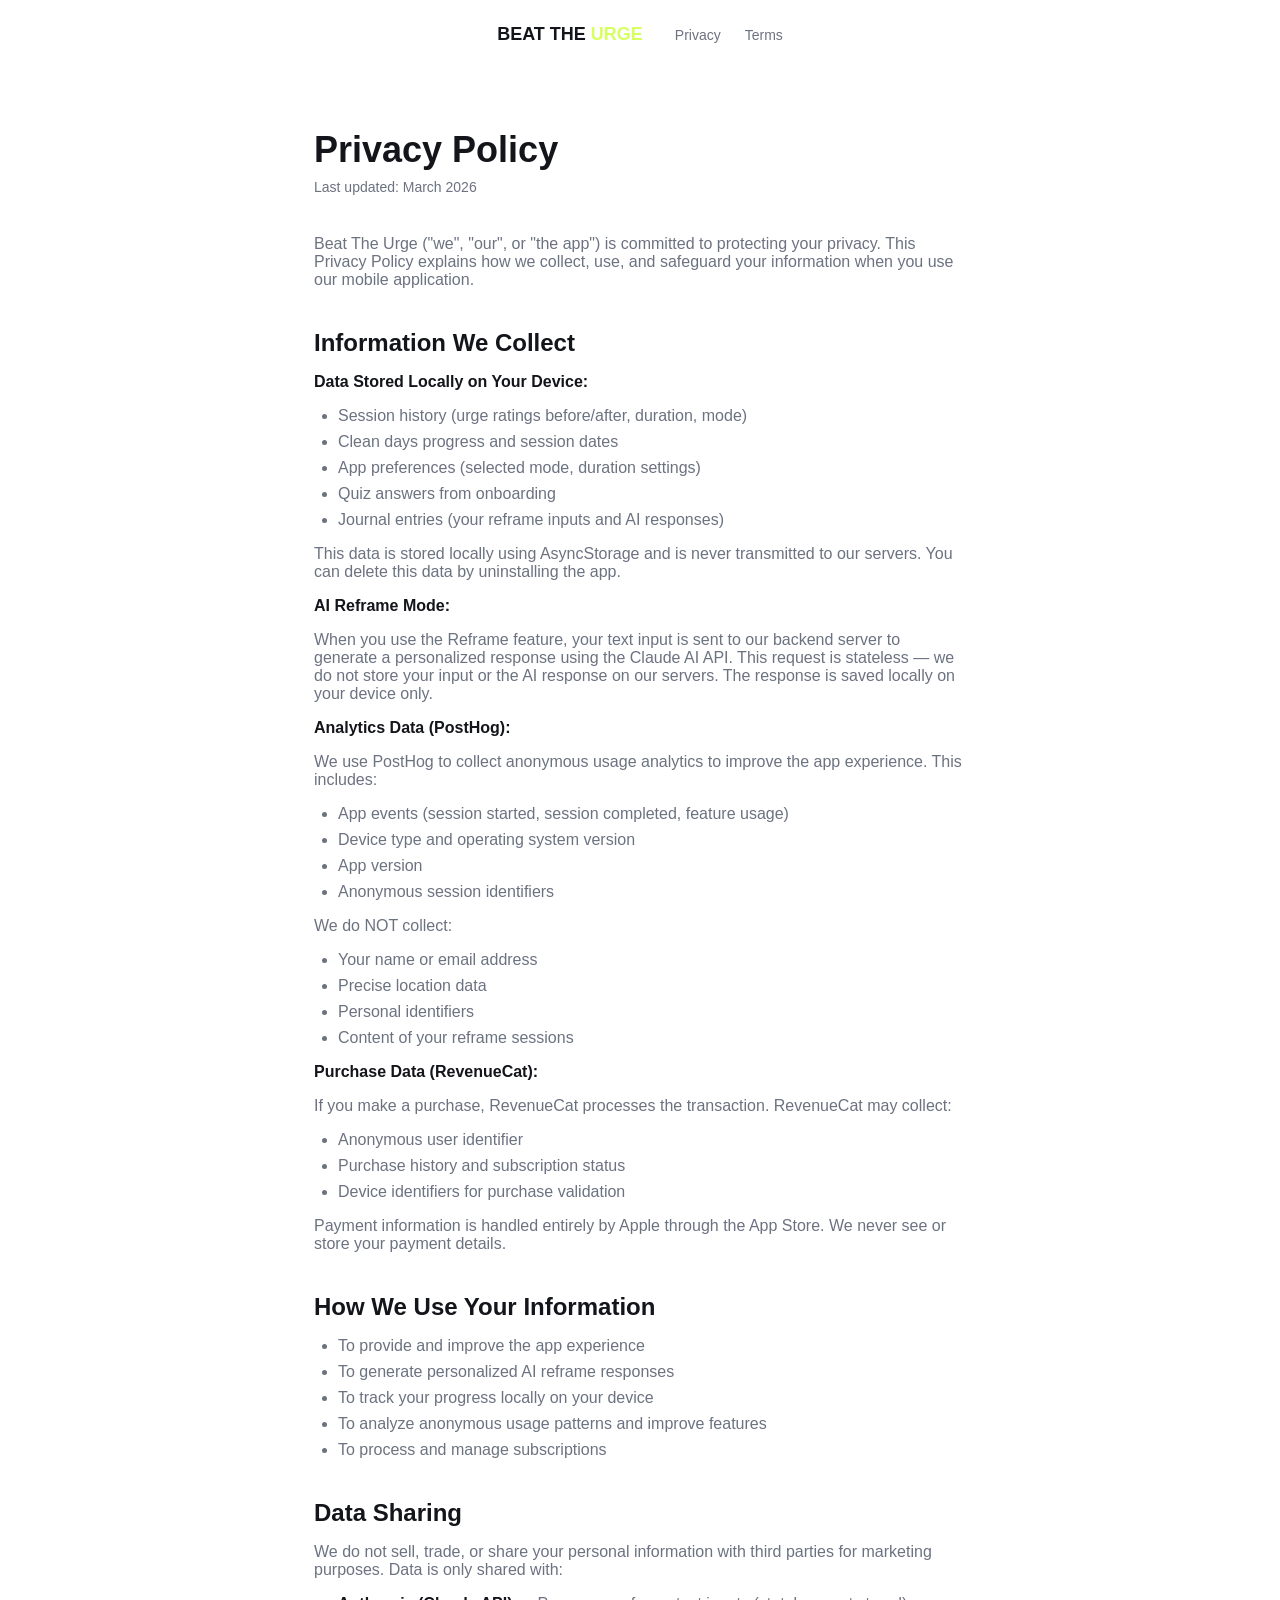
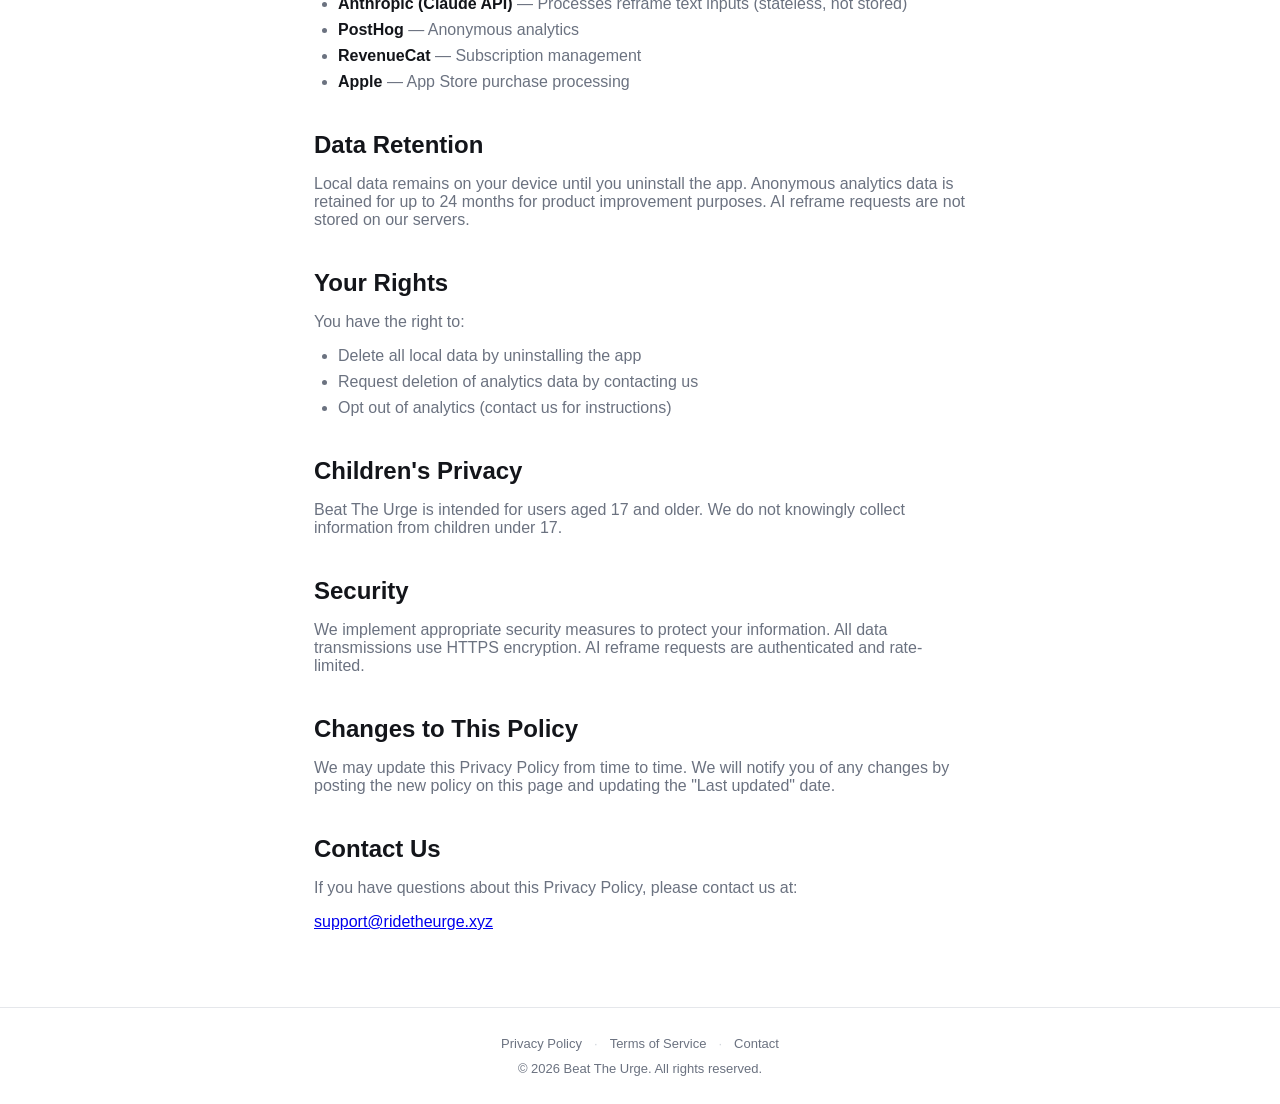
<file: privacy.html>
<!DOCTYPE html>
<html lang="en">
<head>
  <meta charset="UTF-8">
  <meta name="viewport" content="width=device-width, initial-scale=1.0">
  <title>Privacy Policy - Beat The Urge</title>
  <meta name="description" content="Privacy Policy for Beat The Urge mobile application.">
  <link rel="stylesheet" href="style.css">
  <link rel="icon" type="image/png" href="favicon.png">
</head>
<body>
  <nav class="legal-nav">
    <a href="index.html" class="logo">BEAT THE <span>URGE</span></a>
    <div class="nav-links">
      <a href="privacy.html">Privacy</a>
      <a href="terms.html">Terms</a>
    </div>
  </nav>

  <section class="legal">
    <h1>Privacy Policy</h1>
    <p class="updated">Last updated: March 2026</p>

    <p>Beat The Urge ("we", "our", or "the app") is committed to protecting your privacy. This Privacy Policy explains how we collect, use, and safeguard your information when you use our mobile application.</p>

    <h2>Information We Collect</h2>

    <p><strong>Data Stored Locally on Your Device:</strong></p>
    <ul>
      <li>Session history (urge ratings before/after, duration, mode)</li>
      <li>Clean days progress and session dates</li>
      <li>App preferences (selected mode, duration settings)</li>
      <li>Quiz answers from onboarding</li>
      <li>Journal entries (your reframe inputs and AI responses)</li>
    </ul>
    <p>This data is stored locally using AsyncStorage and is never transmitted to our servers. You can delete this data by uninstalling the app.</p>

    <p><strong>AI Reframe Mode:</strong></p>
    <p>When you use the Reframe feature, your text input is sent to our backend server to generate a personalized response using the Claude AI API. This request is stateless — we do not store your input or the AI response on our servers. The response is saved locally on your device only.</p>

    <p><strong>Analytics Data (PostHog):</strong></p>
    <p>We use PostHog to collect anonymous usage analytics to improve the app experience. This includes:</p>
    <ul>
      <li>App events (session started, session completed, feature usage)</li>
      <li>Device type and operating system version</li>
      <li>App version</li>
      <li>Anonymous session identifiers</li>
    </ul>
    <p>We do NOT collect:</p>
    <ul>
      <li>Your name or email address</li>
      <li>Precise location data</li>
      <li>Personal identifiers</li>
      <li>Content of your reframe sessions</li>
    </ul>

    <p><strong>Purchase Data (RevenueCat):</strong></p>
    <p>If you make a purchase, RevenueCat processes the transaction. RevenueCat may collect:</p>
    <ul>
      <li>Anonymous user identifier</li>
      <li>Purchase history and subscription status</li>
      <li>Device identifiers for purchase validation</li>
    </ul>
    <p>Payment information is handled entirely by Apple through the App Store. We never see or store your payment details.</p>

    <h2>How We Use Your Information</h2>
    <ul>
      <li>To provide and improve the app experience</li>
      <li>To generate personalized AI reframe responses</li>
      <li>To track your progress locally on your device</li>
      <li>To analyze anonymous usage patterns and improve features</li>
      <li>To process and manage subscriptions</li>
    </ul>

    <h2>Data Sharing</h2>
    <p>We do not sell, trade, or share your personal information with third parties for marketing purposes. Data is only shared with:</p>
    <ul>
      <li><strong>Anthropic (Claude API)</strong> — Processes reframe text inputs (stateless, not stored)</li>
      <li><strong>PostHog</strong> — Anonymous analytics</li>
      <li><strong>RevenueCat</strong> — Subscription management</li>
      <li><strong>Apple</strong> — App Store purchase processing</li>
    </ul>

    <h2>Data Retention</h2>
    <p>Local data remains on your device until you uninstall the app. Anonymous analytics data is retained for up to 24 months for product improvement purposes. AI reframe requests are not stored on our servers.</p>

    <h2>Your Rights</h2>
    <p>You have the right to:</p>
    <ul>
      <li>Delete all local data by uninstalling the app</li>
      <li>Request deletion of analytics data by contacting us</li>
      <li>Opt out of analytics (contact us for instructions)</li>
    </ul>

    <h2>Children's Privacy</h2>
    <p>Beat The Urge is intended for users aged 17 and older. We do not knowingly collect information from children under 17.</p>

    <h2>Security</h2>
    <p>We implement appropriate security measures to protect your information. All data transmissions use HTTPS encryption. AI reframe requests are authenticated and rate-limited.</p>

    <h2>Changes to This Policy</h2>
    <p>We may update this Privacy Policy from time to time. We will notify you of any changes by posting the new policy on this page and updating the "Last updated" date.</p>

    <h2>Contact Us</h2>
    <p>If you have questions about this Privacy Policy, please contact us at:</p>
    <p><a href="mailto:support@ridetheurge.xyz">support@ridetheurge.xyz</a></p>
  </section>

  <footer>
    <div class="footer-links">
      <a href="privacy.html">Privacy Policy</a>
      <span class="dot">&middot;</span>
      <a href="terms.html">Terms of Service</a>
      <span class="dot">&middot;</span>
      <a href="mailto:support@ridetheurge.xyz">Contact</a>
    </div>
    <p>&copy; 2026 Beat The Urge. All rights reserved.</p>
  </footer>
</body>
</html>
</file>
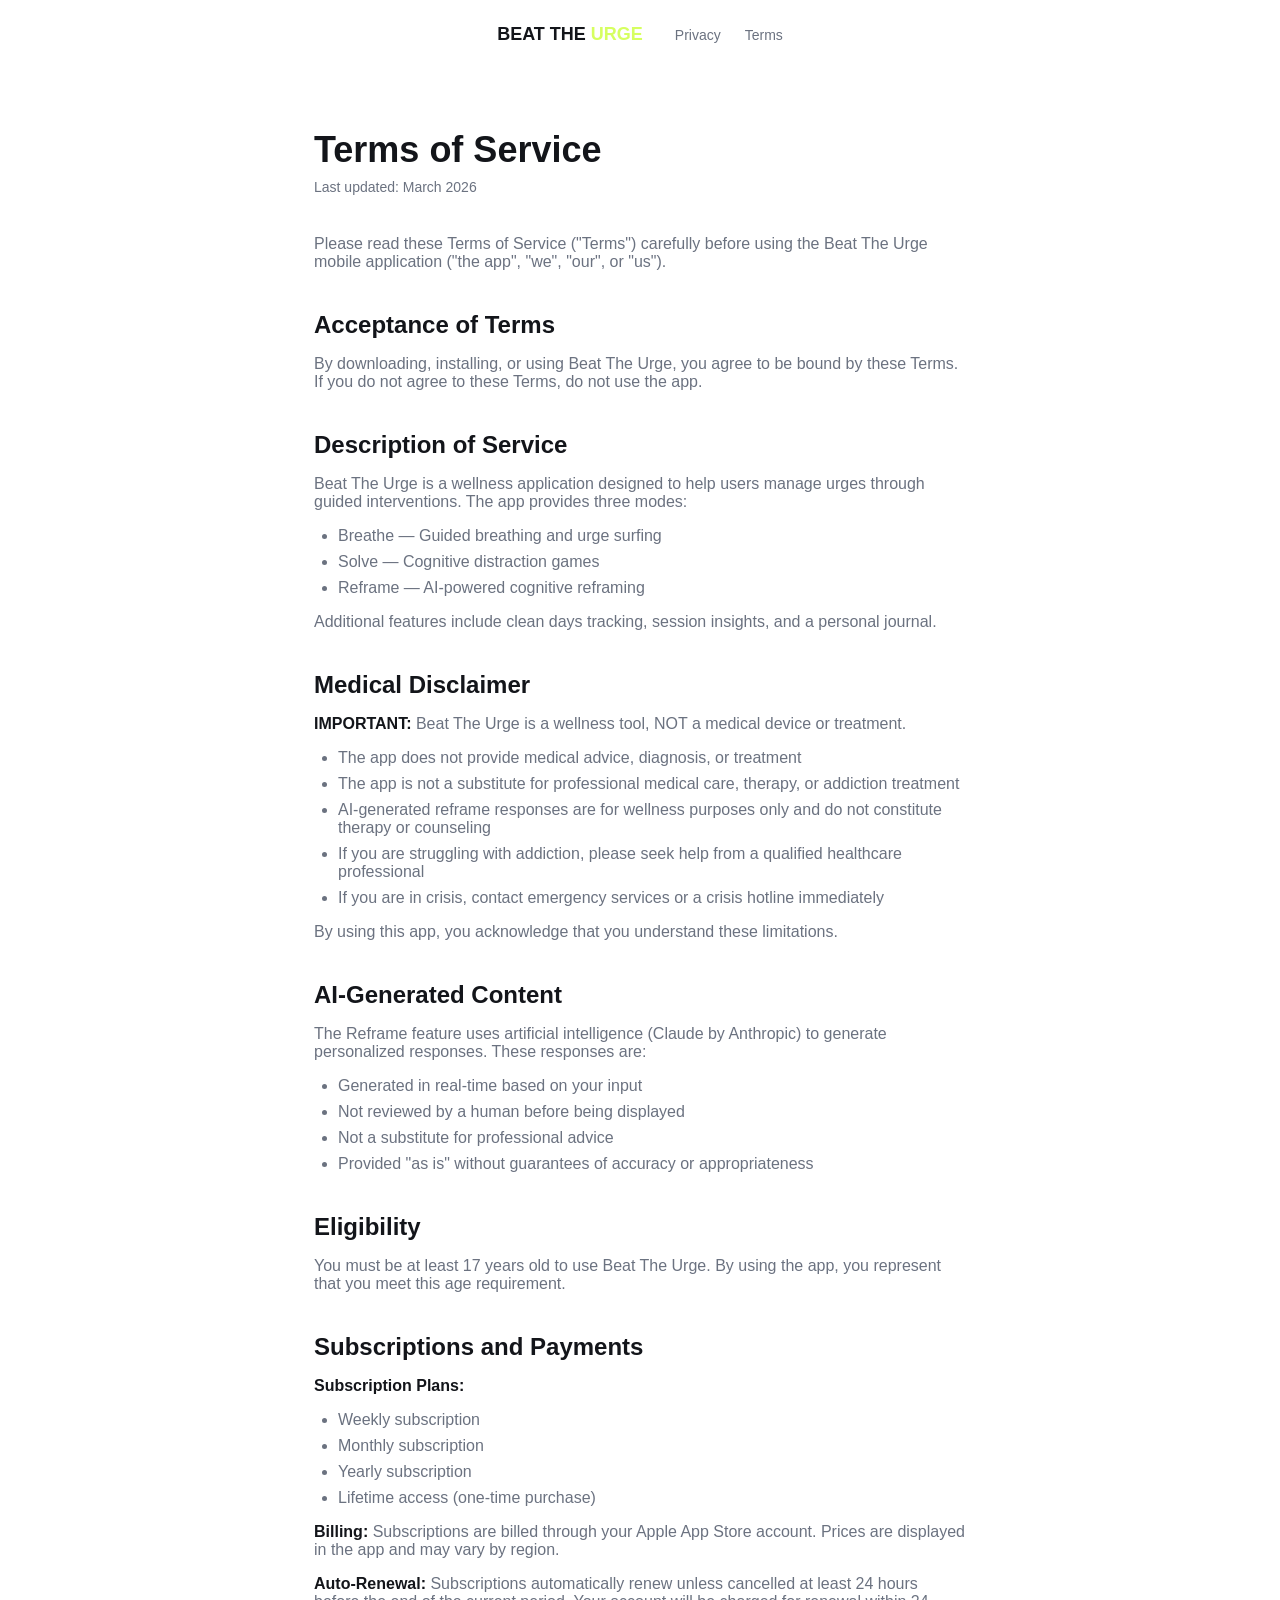
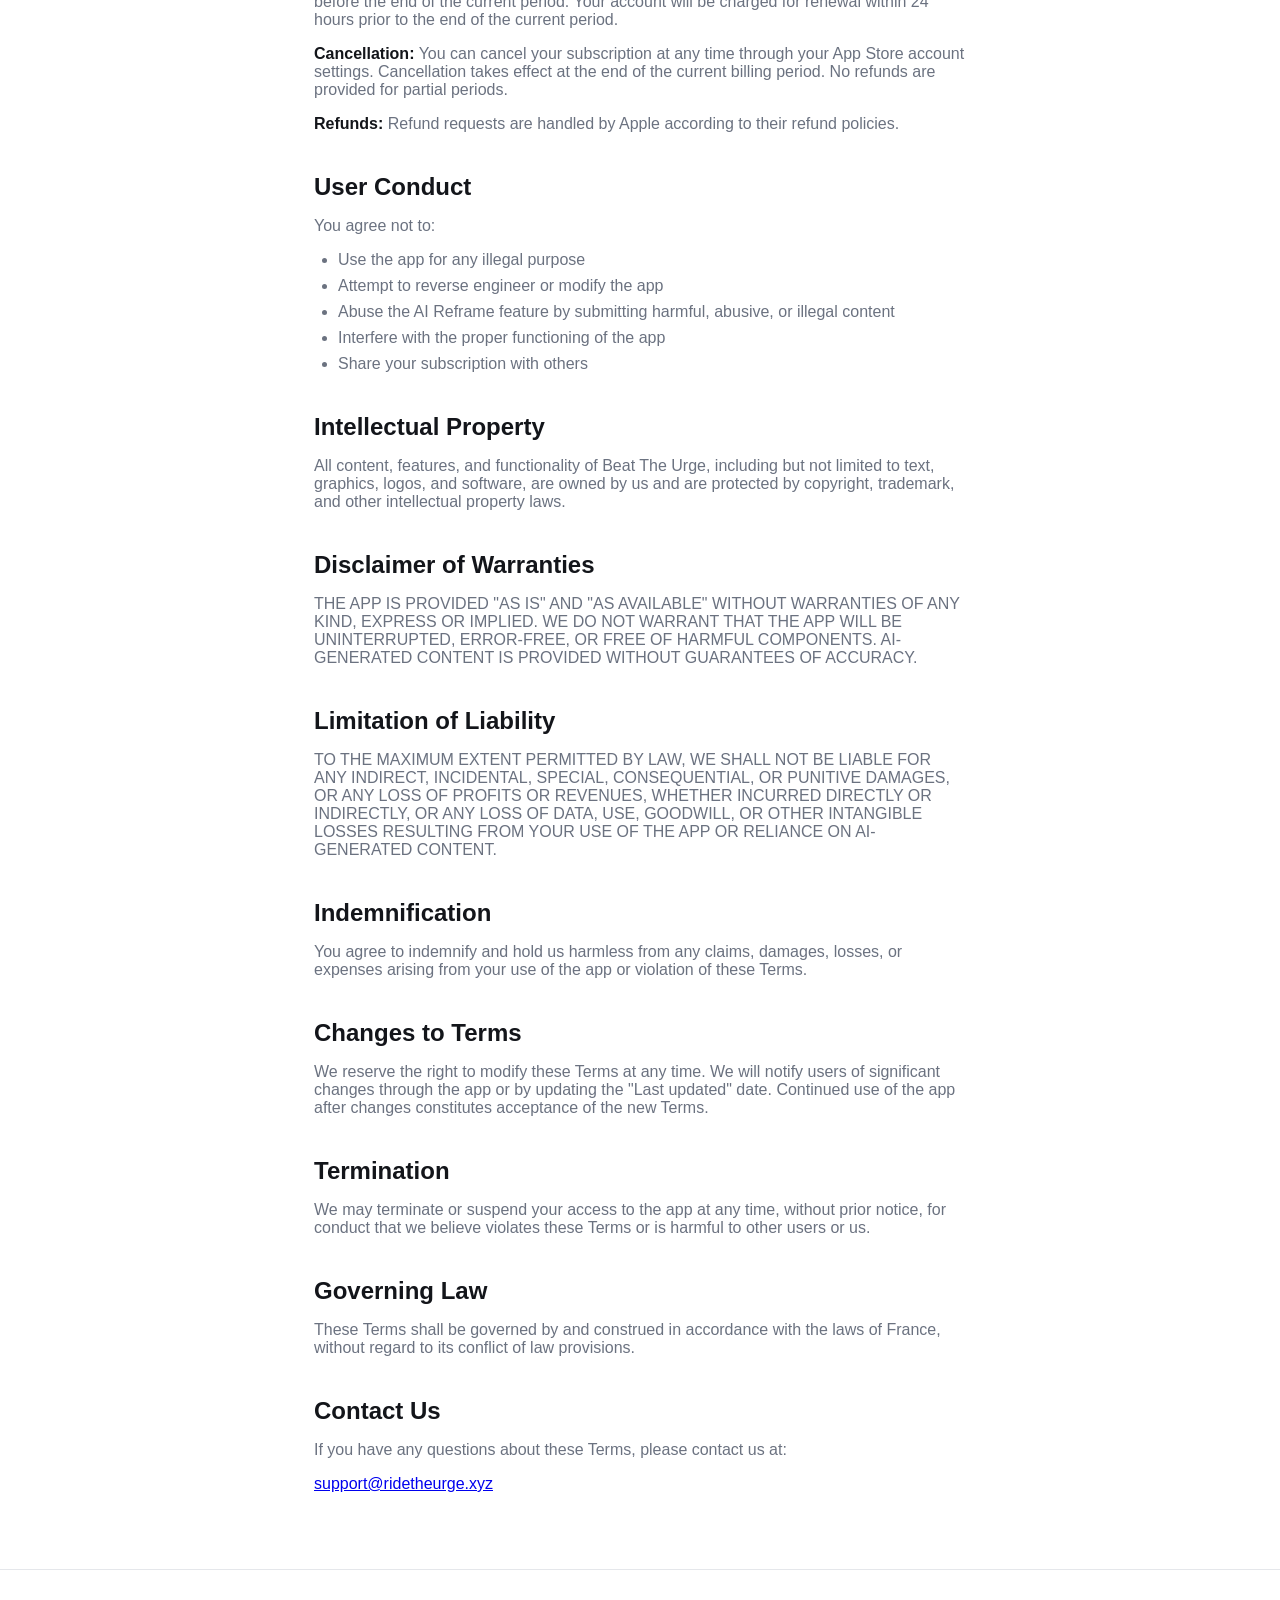
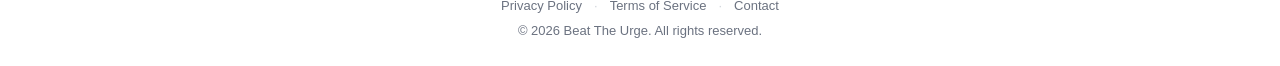
<file: terms.html>
<!DOCTYPE html>
<html lang="en">
<head>
  <meta charset="UTF-8">
  <meta name="viewport" content="width=device-width, initial-scale=1.0">
  <title>Terms of Service - Beat The Urge</title>
  <meta name="description" content="Terms of Service for Beat The Urge mobile application.">
  <link rel="stylesheet" href="style.css">
  <link rel="icon" type="image/png" href="favicon.png">
</head>
<body>
  <nav class="legal-nav">
    <a href="index.html" class="logo">BEAT THE <span>URGE</span></a>
    <div class="nav-links">
      <a href="privacy.html">Privacy</a>
      <a href="terms.html">Terms</a>
    </div>
  </nav>

  <section class="legal">
    <h1>Terms of Service</h1>
    <p class="updated">Last updated: March 2026</p>

    <p>Please read these Terms of Service ("Terms") carefully before using the Beat The Urge mobile application ("the app", "we", "our", or "us").</p>

    <h2>Acceptance of Terms</h2>
    <p>By downloading, installing, or using Beat The Urge, you agree to be bound by these Terms. If you do not agree to these Terms, do not use the app.</p>

    <h2>Description of Service</h2>
    <p>Beat The Urge is a wellness application designed to help users manage urges through guided interventions. The app provides three modes:</p>
    <ul>
      <li>Breathe — Guided breathing and urge surfing</li>
      <li>Solve — Cognitive distraction games</li>
      <li>Reframe — AI-powered cognitive reframing</li>
    </ul>
    <p>Additional features include clean days tracking, session insights, and a personal journal.</p>

    <h2>Medical Disclaimer</h2>
    <p><strong>IMPORTANT:</strong> Beat The Urge is a wellness tool, NOT a medical device or treatment.</p>
    <ul>
      <li>The app does not provide medical advice, diagnosis, or treatment</li>
      <li>The app is not a substitute for professional medical care, therapy, or addiction treatment</li>
      <li>AI-generated reframe responses are for wellness purposes only and do not constitute therapy or counseling</li>
      <li>If you are struggling with addiction, please seek help from a qualified healthcare professional</li>
      <li>If you are in crisis, contact emergency services or a crisis hotline immediately</li>
    </ul>
    <p>By using this app, you acknowledge that you understand these limitations.</p>

    <h2>AI-Generated Content</h2>
    <p>The Reframe feature uses artificial intelligence (Claude by Anthropic) to generate personalized responses. These responses are:</p>
    <ul>
      <li>Generated in real-time based on your input</li>
      <li>Not reviewed by a human before being displayed</li>
      <li>Not a substitute for professional advice</li>
      <li>Provided "as is" without guarantees of accuracy or appropriateness</li>
    </ul>

    <h2>Eligibility</h2>
    <p>You must be at least 17 years old to use Beat The Urge. By using the app, you represent that you meet this age requirement.</p>

    <h2>Subscriptions and Payments</h2>
    <p><strong>Subscription Plans:</strong></p>
    <ul>
      <li>Weekly subscription</li>
      <li>Monthly subscription</li>
      <li>Yearly subscription</li>
      <li>Lifetime access (one-time purchase)</li>
    </ul>

    <p><strong>Billing:</strong> Subscriptions are billed through your Apple App Store account. Prices are displayed in the app and may vary by region.</p>

    <p><strong>Auto-Renewal:</strong> Subscriptions automatically renew unless cancelled at least 24 hours before the end of the current period. Your account will be charged for renewal within 24 hours prior to the end of the current period.</p>

    <p><strong>Cancellation:</strong> You can cancel your subscription at any time through your App Store account settings. Cancellation takes effect at the end of the current billing period. No refunds are provided for partial periods.</p>

    <p><strong>Refunds:</strong> Refund requests are handled by Apple according to their refund policies.</p>

    <h2>User Conduct</h2>
    <p>You agree not to:</p>
    <ul>
      <li>Use the app for any illegal purpose</li>
      <li>Attempt to reverse engineer or modify the app</li>
      <li>Abuse the AI Reframe feature by submitting harmful, abusive, or illegal content</li>
      <li>Interfere with the proper functioning of the app</li>
      <li>Share your subscription with others</li>
    </ul>

    <h2>Intellectual Property</h2>
    <p>All content, features, and functionality of Beat The Urge, including but not limited to text, graphics, logos, and software, are owned by us and are protected by copyright, trademark, and other intellectual property laws.</p>

    <h2>Disclaimer of Warranties</h2>
    <p>THE APP IS PROVIDED "AS IS" AND "AS AVAILABLE" WITHOUT WARRANTIES OF ANY KIND, EXPRESS OR IMPLIED. WE DO NOT WARRANT THAT THE APP WILL BE UNINTERRUPTED, ERROR-FREE, OR FREE OF HARMFUL COMPONENTS. AI-GENERATED CONTENT IS PROVIDED WITHOUT GUARANTEES OF ACCURACY.</p>

    <h2>Limitation of Liability</h2>
    <p>TO THE MAXIMUM EXTENT PERMITTED BY LAW, WE SHALL NOT BE LIABLE FOR ANY INDIRECT, INCIDENTAL, SPECIAL, CONSEQUENTIAL, OR PUNITIVE DAMAGES, OR ANY LOSS OF PROFITS OR REVENUES, WHETHER INCURRED DIRECTLY OR INDIRECTLY, OR ANY LOSS OF DATA, USE, GOODWILL, OR OTHER INTANGIBLE LOSSES RESULTING FROM YOUR USE OF THE APP OR RELIANCE ON AI-GENERATED CONTENT.</p>

    <h2>Indemnification</h2>
    <p>You agree to indemnify and hold us harmless from any claims, damages, losses, or expenses arising from your use of the app or violation of these Terms.</p>

    <h2>Changes to Terms</h2>
    <p>We reserve the right to modify these Terms at any time. We will notify users of significant changes through the app or by updating the "Last updated" date. Continued use of the app after changes constitutes acceptance of the new Terms.</p>

    <h2>Termination</h2>
    <p>We may terminate or suspend your access to the app at any time, without prior notice, for conduct that we believe violates these Terms or is harmful to other users or us.</p>

    <h2>Governing Law</h2>
    <p>These Terms shall be governed by and construed in accordance with the laws of France, without regard to its conflict of law provisions.</p>

    <h2>Contact Us</h2>
    <p>If you have any questions about these Terms, please contact us at:</p>
    <p><a href="mailto:support@ridetheurge.xyz">support@ridetheurge.xyz</a></p>
  </section>

  <footer>
    <div class="footer-links">
      <a href="privacy.html">Privacy Policy</a>
      <span class="dot">&middot;</span>
      <a href="terms.html">Terms of Service</a>
      <span class="dot">&middot;</span>
      <a href="mailto:support@ridetheurge.xyz">Contact</a>
    </div>
    <p>&copy; 2026 Beat The Urge. All rights reserved.</p>
  </footer>
</body>
</html>
</file>
<file: style.css>
* {
  margin: 0;
  padding: 0;
  box-sizing: border-box;
}

:root {
  --bg: #FFFFFF;
  --text: #13151A;
  --text-secondary: #6B7280;
  --primary: #D6FF60;
  --primary-fg: #13151A;
  --app-bg: #13151A;
}

body {
  font-family: -apple-system, BlinkMacSystemFont, 'SF Pro Display', 'Segoe UI', Roboto, sans-serif;
  background-color: var(--bg);
  color: var(--text);
  min-height: 100vh;
  display: flex;
  flex-direction: column;
}

/* Hero — full viewport, two columns */
.hero {
  flex: 1;
  display: flex;
  align-items: center;
  justify-content: space-between;
  padding: 80px 0 80px 80px;
  gap: 60px;
  max-width: 100%;
  margin: 0 auto;
  min-height: calc(100vh - 80px);
  overflow: hidden;
}

.hero-content {
  flex: 1;
  max-width: 540px;
}

.hero-content h1 {
  font-size: 76px;
  font-weight: 700;
  line-height: 1.05;
  letter-spacing: -2px;
  margin-bottom: 28px;
  color: var(--text);
}

.hero-content h1 span {
  color: var(--primary);
}

.subtitle {
  font-size: 21px;
  color: var(--text-secondary);
  line-height: 1.5;
  margin-bottom: 44px;
  max-width: 380px;
}

.app-store-badge img {
  height: 52px;
  transition: transform 0.2s;
  border-radius: 0;
}

.app-store-badge:hover img {
  transform: translateY(-2px);
}

/* Phone mockup — right side, no background block */
.hero-phone {
  position: relative;
  flex-shrink: 0;
  margin-right: 80px;
}

.phone-bg {
  display: none;
}

.phone-frame {
  position: relative;
  width: 280px;
  height: 570px;
  background: var(--app-bg);
  border-radius: 40px;
  overflow: hidden;
  box-shadow: 0 30px 80px rgba(0, 0, 0, 0.18);
  border: 6px solid #2a2a2a;
}

.phone-screenshot {
  width: 100%;
  height: 100%;
  object-fit: cover;
}

/* Footer */
footer {
  padding: 28px 24px;
  text-align: center;
  color: var(--text-secondary);
  font-size: 13px;
  border-top: 1px solid #E5E7EB;
}

.footer-links {
  margin-bottom: 10px;
  display: flex;
  justify-content: center;
  align-items: center;
  gap: 12px;
}

.footer-links a {
  color: var(--text-secondary);
  text-decoration: none;
  transition: color 0.2s;
}

.footer-links a:hover {
  color: var(--text);
}

.dot {
  color: #D1D5DB;
}

/* Responsive */
@media (max-width: 900px) {
  .hero {
    flex-direction: column;
    padding: 60px 32px;
    gap: 60px;
    text-align: center;
    min-height: auto;
  }

  .hero-content {
    max-width: 100%;
  }

  .hero-content h1 {
    font-size: 48px;
    letter-spacing: -1px;
  }

  .subtitle {
    max-width: 100%;
    margin-left: auto;
    margin-right: auto;
  }

  .hero-phone {
    margin-right: 0;
  }

  .phone-frame {
    width: 240px;
    height: 490px;
  }
}

@media (max-width: 480px) {
  .hero {
    padding: 40px 20px;
    gap: 40px;
  }

  .hero-content h1 {
    font-size: 38px;
  }

  .subtitle {
    font-size: 17px;
  }

  .phone-frame {
    width: 220px;
    height: 450px;
  }
}

/* Legal nav */
.legal-nav {
  display: flex;
  align-items: center;
  justify-content: center;
  padding: 24px 40px;
  max-width: 800px;
  margin: 0 auto;
  gap: 32px;
}

.legal-nav .logo {
  font-size: 18px;
  font-weight: 700;
  color: var(--text);
  text-decoration: none;
}

.legal-nav .logo span {
  color: var(--primary);
}

.nav-links {
  display: flex;
  gap: 24px;
}

.nav-links a {
  color: var(--text-secondary);
  text-decoration: none;
  font-size: 14px;
}

.nav-links a:hover {
  color: var(--text);
}

/* Legal Pages */
.legal {
  padding: 60px 24px;
  max-width: 700px;
  margin: 0 auto;
}

.legal h1 {
  font-size: 36px;
  margin-bottom: 8px;
}

.legal .updated {
  color: var(--text-secondary);
  margin-bottom: 40px;
  font-size: 14px;
}

.legal h2 {
  font-size: 24px;
  margin-top: 40px;
  margin-bottom: 16px;
  color: var(--text);
}

.legal p, .legal ul {
  color: var(--text-secondary);
  margin-bottom: 16px;
}

.legal ul {
  padding-left: 24px;
}

.legal li {
  margin-bottom: 8px;
}

.legal strong {
  color: var(--text);
}
</file>
